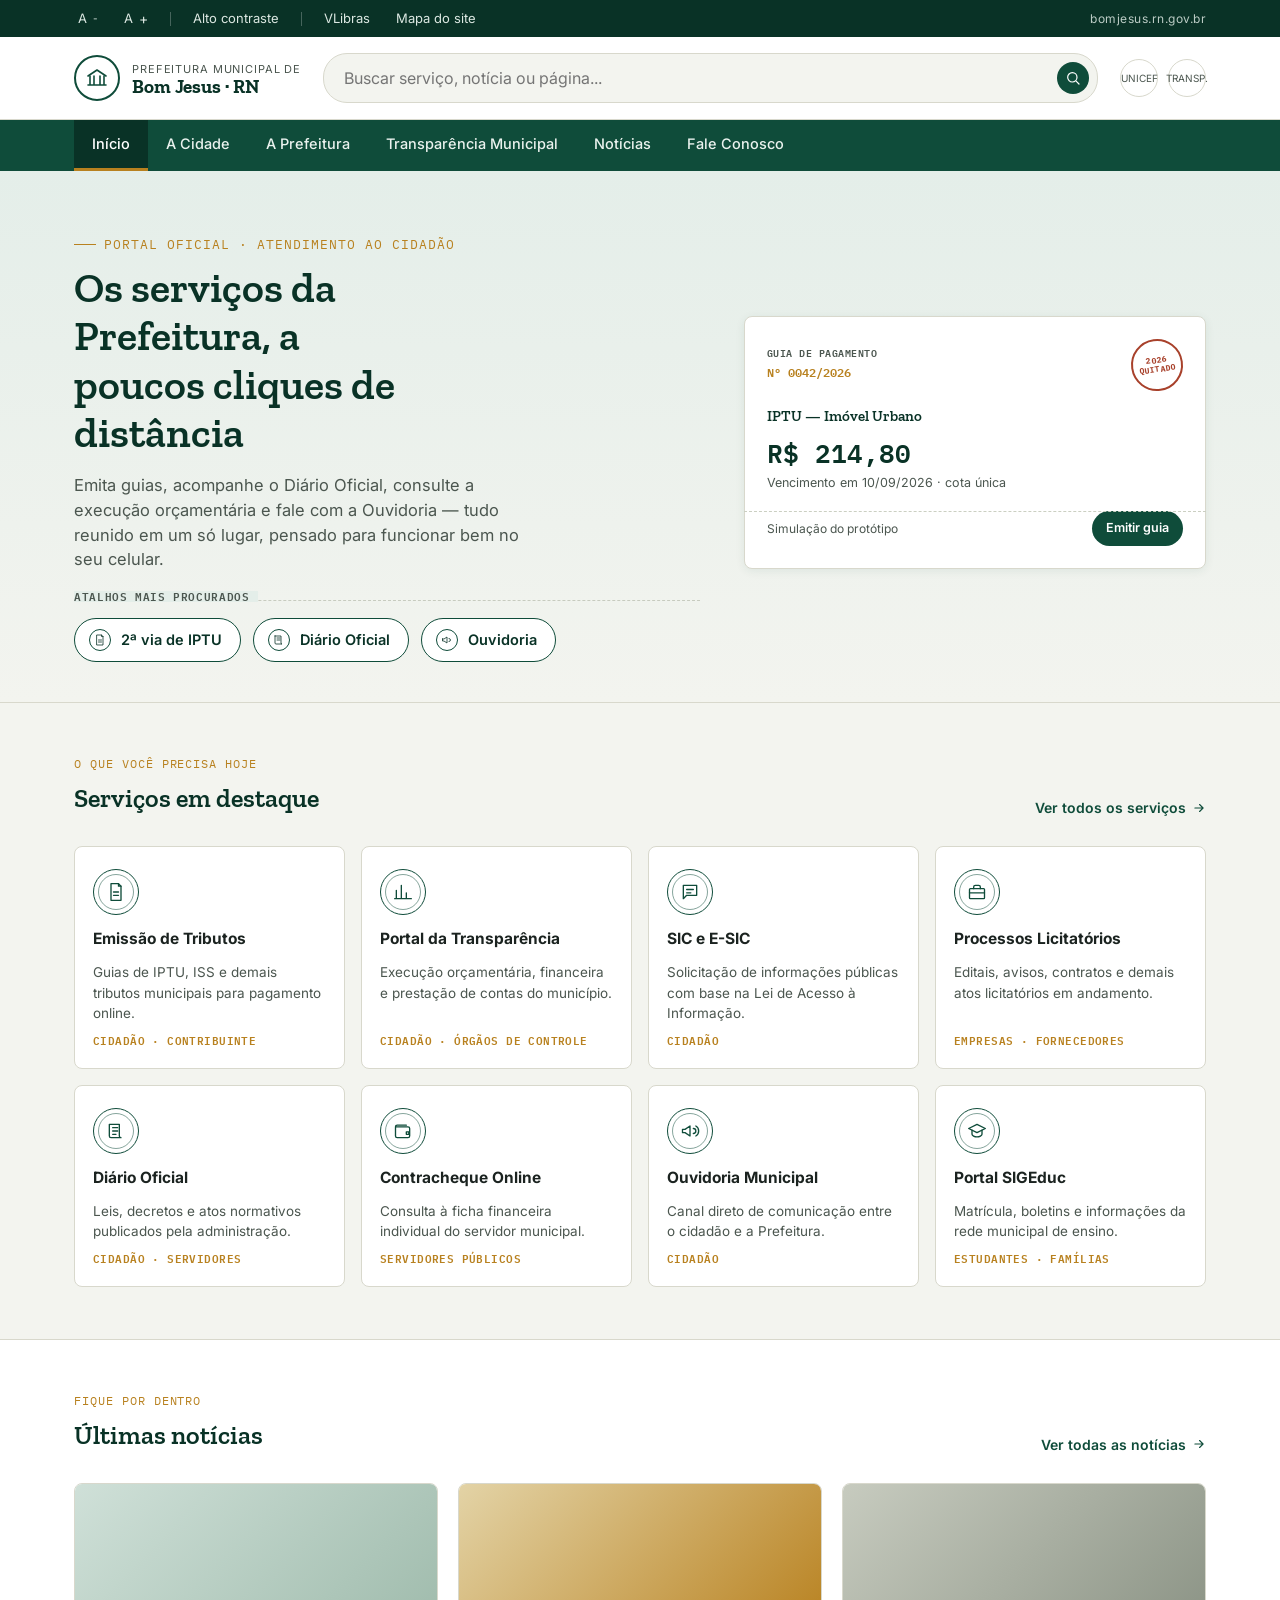
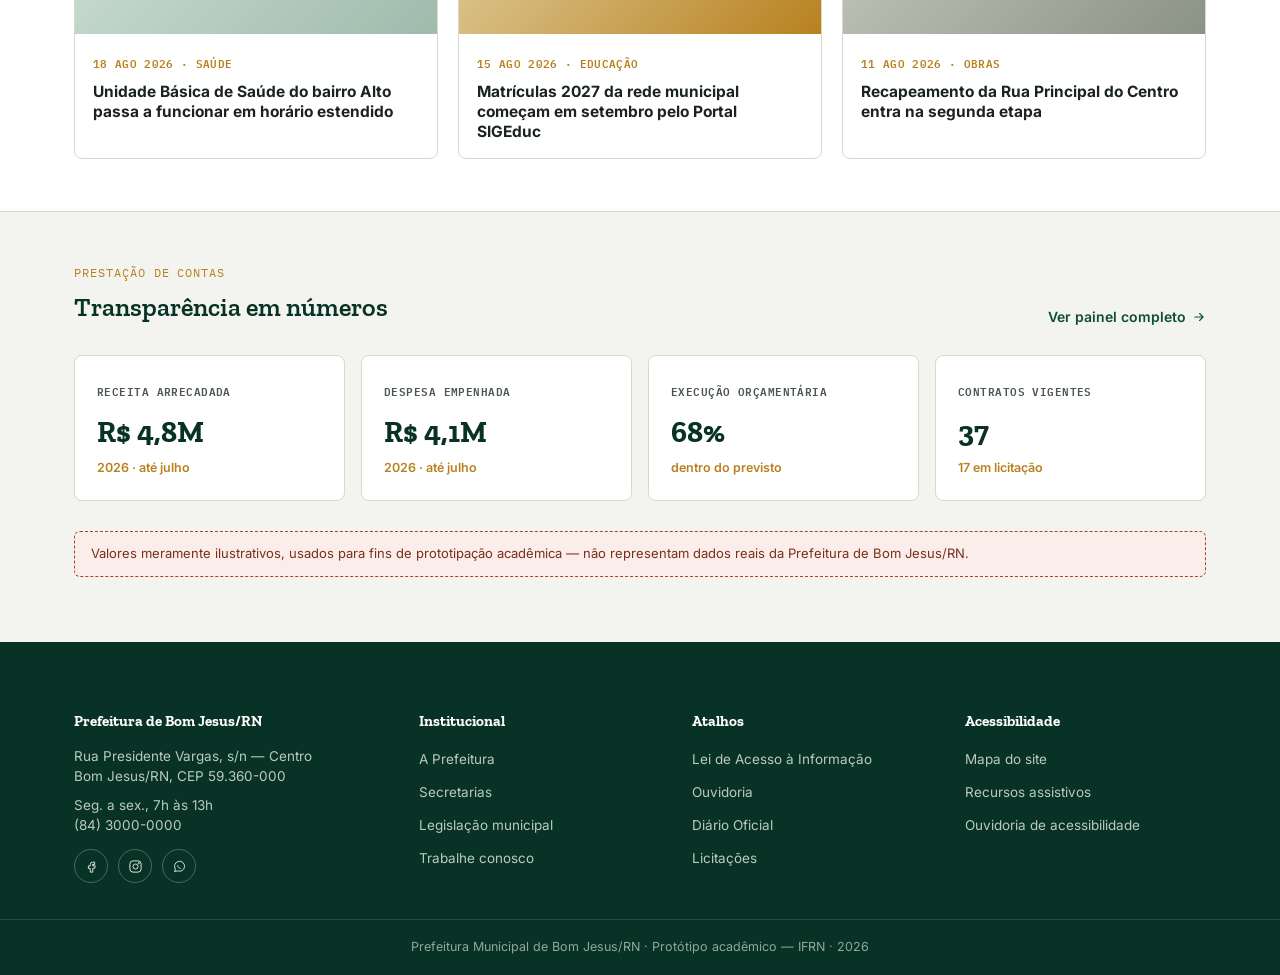
<file: index.html>
<!DOCTYPE html>
<html lang="pt-BR">
<head>
<meta charset="UTF-8">
<title>Prefeitura de Bom Jesus/RN — Portal Oficial</title>
<meta name="viewport" content="width=device-width, initial-scale=1">
<meta name="description" content="Portal oficial da Prefeitura Municipal de Bom Jesus/RN: serviços, transparência, notícias e canais de atendimento ao cidadão.">
<link rel="stylesheet" href="styles.css">
</head>
<body>
<a class="skip-link" href="#conteudo">Pular para o conteúdo</a>

<div class="a11y-bar">
  <div class="container">
    <button data-fonte-menos aria-label="Diminuir fonte">A<span style="font-size:10px">-</span></button>
    <button data-fonte-mais aria-label="Aumentar fonte">A<span style="font-size:14px">+</span></button>
    <div class="divider"></div>
    <button data-contraste>Alto contraste</button>
    <div class="divider"></div>
    <button>VLibras</button>
    <button>Mapa do site</button>
    <span class="gov-tag">bomjesus.rn.gov.br</span>
  </div>
</div>

<header class="site">
  <div class="container">
    <a class="brand" href="index.html">
      <span class="selo"><svg viewBox="0 0 24 24" fill="none" stroke-width="1.6" stroke-linecap="round" stroke-linejoin="round"><path d="M3 10 12 4l9 6"/><path d="M5 10v9M9 10v9M15 10v9M19 10v9M3 19h18"/></svg></span>
      <span class="txt"><span class="eyebrow">Prefeitura Municipal de</span><strong>Bom Jesus · RN</strong></span>
    </a>
    <form class="search-form" role="search" onsubmit="return false;">
      <input type="search" placeholder="Buscar serviço, notícia ou página...">
      <button type="submit" aria-label="Buscar"><svg viewBox="0 0 24 24" fill="none" stroke-width="1.8" stroke-linecap="round" stroke-linejoin="round"><circle cx="11" cy="11" r="7"/><path d="M21 21l-4.3-4.3"/></svg></button>
    </form>
    <div class="selos-parceiros">
      <span title="Selo UNICEF">UNICEF</span>
      <span title="Portal da Transparência">TRANSP.</span>
    </div>
  </div>
</header>

<nav class="site" aria-label="Navegação principal">
  <div class="container">
    <ul>
      <li><a href="index.html" class="active">Início</a></li>
      <li><a href="#cidade">A Cidade</a></li>
      <li><a href="#prefeitura">A Prefeitura</a></li>
      <li><a href="transparencia.html">Transparência Municipal</a></li>
      <li><a href="noticias.html">Notícias</a></li>
      <li><a href="#contato">Fale Conosco</a></li>
    </ul>
  </div>
</nav>

<main id="conteudo">

  <section class="hero">
    <div class="container">
      <div>
        <p class="eyebrow">Portal oficial · atendimento ao cidadão</p>
        <h1>Os serviços da Prefeitura, a poucos cliques de distância</h1>
        <p class="lead">Emita guias, acompanhe o Diário Oficial, consulte a execução orçamentária e fale com a Ouvidoria — tudo reunido em um só lugar, pensado para funcionar bem no seu celular.</p>

        <div class="shortcuts">
          <a class="shortcut" href="servicos.html#tributos">
            <span class="carimbo-mini"><svg viewBox="0 0 24 24" fill="none" stroke="currentColor" stroke-width="1.6" stroke-linecap="round" stroke-linejoin="round"><path d="M6 2h9l3 3v17H6z"/><path d="M15 2v3h3"/><path d="M9 12h6M9 16h6"/></svg></span>
            2ª via de IPTU
          </a>
          <a class="shortcut" href="noticias.html#diario">
            <span class="carimbo-mini"><svg viewBox="0 0 24 24" fill="none" stroke="currentColor" stroke-width="1.6" stroke-linecap="round" stroke-linejoin="round"><path d="M4 4h12v14a2 2 0 0 0 2 2H6a2 2 0 0 1-2-2V4z"/><path d="M8 8h6M8 12h6"/></svg></span>
            Diário Oficial
          </a>
          <a class="shortcut" href="#contato">
            <span class="carimbo-mini"><svg viewBox="0 0 24 24" fill="none" stroke="currentColor" stroke-width="1.6" stroke-linecap="round" stroke-linejoin="round"><path d="M3 10v4h3l6 4V6L6 10H3z"/><path d="M16 9a3 3 0 0 1 0 6"/></svg></span>
            Ouvidoria
          </a>
        </div>
      </div>

      <div class="hero-guia" aria-hidden="true">
        <div class="topo">
          <div>
            <span class="campo-label">Guia de pagamento</span>
            <div class="protocolo">Nº 0042/2026</div>
          </div>
          <span class="selo-carimbo">2026<br>QUITADO</span>
        </div>
        <h3>IPTU — Imóvel Urbano</h3>
        <div class="valor">R$ 214,80</div>
        <div class="vencimento">Vencimento em 10/09/2026 · cota única</div>
        <div class="rodape-guia">
          <span style="font-size:12px;color:var(--tinta-suave);">Simulação do protótipo</span>
          <a class="btn-mini" href="servicos.html#tributos">Emitir guia</a>
        </div>
      </div>
    </div>
  </section>

  <section class="section" id="servicos">
    <div class="container">
      <div class="section-head">
        <div>
          <span class="eyebrow">O que você precisa hoje</span>
          <h2>Serviços em destaque</h2>
        </div>
        <a class="ver-todos" href="servicos.html">Ver todos os serviços <svg viewBox="0 0 24 24" fill="none" stroke="currentColor" stroke-width="2" stroke-linecap="round" stroke-linejoin="round"><path d="M5 12h14M13 6l6 6-6 6"/></svg></a>
      </div>

      <div class="grid-servicos">
        <a class="card-servico" href="servicos.html#tributos">
          <span class="carimbo"><svg viewBox="0 0 24 24" fill="none" stroke-width="1.6" stroke-linecap="round" stroke-linejoin="round"><path d="M6 2h9l3 3v17H6z"/><path d="M15 2v3h3"/><path d="M9 12h6M9 16h6"/></svg></span>
          <h3>Emissão de Tributos</h3>
          <p>Guias de IPTU, ISS e demais tributos municipais para pagamento online.</p>
          <span class="publico">Cidadão · Contribuinte</span>
        </a>
        <a class="card-servico" href="transparencia.html">
          <span class="carimbo"><svg viewBox="0 0 24 24" fill="none" stroke-width="1.6" stroke-linecap="round" stroke-linejoin="round"><path d="M4 20V10M10 20V4M16 20v-7M22 20H2"/></svg></span>
          <h3>Portal da Transparência</h3>
          <p>Execução orçamentária, financeira e prestação de contas do município.</p>
          <span class="publico">Cidadão · Órgãos de controle</span>
        </a>
        <a class="card-servico" href="servicos.html#sic">
          <span class="carimbo"><svg viewBox="0 0 24 24" fill="none" stroke-width="1.6" stroke-linecap="round" stroke-linejoin="round"><path d="M4 4h16v12H8l-4 4V4z"/><path d="M8 9h8M8 13h5"/></svg></span>
          <h3>SIC e E-SIC</h3>
          <p>Solicitação de informações públicas com base na Lei de Acesso à Informação.</p>
          <span class="publico">Cidadão</span>
        </a>
        <a class="card-servico" href="servicos.html#licitacoes">
          <span class="carimbo"><svg viewBox="0 0 24 24" fill="none" stroke-width="1.6" stroke-linecap="round" stroke-linejoin="round"><rect x="3" y="8" width="18" height="12" rx="1"/><path d="M8 8V6a2 2 0 0 1 2-2h4a2 2 0 0 1 2 2v2M3 13h18"/></svg></span>
          <h3>Processos Licitatórios</h3>
          <p>Editais, avisos, contratos e demais atos licitatórios em andamento.</p>
          <span class="publico">Empresas · Fornecedores</span>
        </a>
        <a class="card-servico" href="noticias.html#diario">
          <span class="carimbo"><svg viewBox="0 0 24 24" fill="none" stroke-width="1.6" stroke-linecap="round" stroke-linejoin="round"><path d="M4 4h12v14a2 2 0 0 0 2 2H6a2 2 0 0 1-2-2V4z"/><path d="M8 8h6M8 12h6M8 16h4"/></svg></span>
          <h3>Diário Oficial</h3>
          <p>Leis, decretos e atos normativos publicados pela administração.</p>
          <span class="publico">Cidadão · Servidores</span>
        </a>
        <a class="card-servico" href="servicos.html#contracheque">
          <span class="carimbo"><svg viewBox="0 0 24 24" fill="none" stroke-width="1.6" stroke-linecap="round" stroke-linejoin="round"><path d="M3 7h15a2 2 0 0 1 2 2v9a2 2 0 0 1-2 2H5a2 2 0 0 1-2-2V7a2 2 0 0 1 2-2h11"/><path d="M16 13h3v3h-3z"/></svg></span>
          <h3>Contracheque Online</h3>
          <p>Consulta à ficha financeira individual do servidor municipal.</p>
          <span class="publico">Servidores públicos</span>
        </a>
        <a class="card-servico" href="#contato">
          <span class="carimbo"><svg viewBox="0 0 24 24" fill="none" stroke-width="1.6" stroke-linecap="round" stroke-linejoin="round"><path d="M3 10v4h3l6 4V6L6 10H3z"/><path d="M16 9a3 3 0 0 1 0 6M19 6a7 7 0 0 1 0 12"/></svg></span>
          <h3>Ouvidoria Municipal</h3>
          <p>Canal direto de comunicação entre o cidadão e a Prefeitura.</p>
          <span class="publico">Cidadão</span>
        </a>
        <a class="card-servico" href="servicos.html#sigeduc">
          <span class="carimbo"><svg viewBox="0 0 24 24" fill="none" stroke-width="1.6" stroke-linecap="round" stroke-linejoin="round"><path d="M2 9l10-5 10 5-10 5-10-5z"/><path d="M6 11v5c0 1.5 3 3 6 3s6-1.5 6-3v-5"/></svg></span>
          <h3>Portal SIGEduc</h3>
          <p>Matrícula, boletins e informações da rede municipal de ensino.</p>
          <span class="publico">Estudantes · Famílias</span>
        </a>
      </div>
    </div>
  </section>

  <section class="section" style="background:var(--branco); border-top:1px solid var(--linha); border-bottom:1px solid var(--linha);">
    <div class="container">
      <div class="section-head">
        <div>
          <span class="eyebrow">Fique por dentro</span>
          <h2>Últimas notícias</h2>
        </div>
        <a class="ver-todos" href="noticias.html">Ver todas as notícias <svg viewBox="0 0 24 24" fill="none" stroke="currentColor" stroke-width="2" stroke-linecap="round" stroke-linejoin="round"><path d="M5 12h14M13 6l6 6-6 6"/></svg></a>
      </div>
      <div class="grid-noticias">
        <a class="card-noticia" href="noticias.html">
          <div class="foto"></div>
          <div class="txt"><span class="data">18 ago 2026 · Saúde</span><h3>Unidade Básica de Saúde do bairro Alto passa a funcionar em horário estendido</h3></div>
        </a>
        <a class="card-noticia" href="noticias.html">
          <div class="foto" style="background:linear-gradient(135deg,#E3D3A6,#B8811F);"></div>
          <div class="txt"><span class="data">15 ago 2026 · Educação</span><h3>Matrículas 2027 da rede municipal começam em setembro pelo Portal SIGEduc</h3></div>
        </a>
        <a class="card-noticia" href="noticias.html">
          <div class="foto" style="background:linear-gradient(135deg,#C7CBBF,#8B9385);"></div>
          <div class="txt"><span class="data">11 ago 2026 · Obras</span><h3>Recapeamento da Rua Principal do Centro entra na segunda etapa</h3></div>
        </a>
      </div>
    </div>
  </section>

  <section class="section">
    <div class="container">
      <div class="section-head">
        <div>
          <span class="eyebrow">Prestação de contas</span>
          <h2>Transparência em números</h2>
        </div>
        <a class="ver-todos" href="transparencia.html">Ver painel completo <svg viewBox="0 0 24 24" fill="none" stroke="currentColor" stroke-width="2" stroke-linecap="round" stroke-linejoin="round"><path d="M5 12h14M13 6l6 6-6 6"/></svg></a>
      </div>
      <div class="indicadores">
        <div class="indicador"><span class="rotulo">Receita arrecadada</span><div class="valor">R$ 4,8M</div><div class="variacao">2026 · até julho</div></div>
        <div class="indicador"><span class="rotulo">Despesa empenhada</span><div class="valor">R$ 4,1M</div><div class="variacao">2026 · até julho</div></div>
        <div class="indicador"><span class="rotulo">Execução orçamentária</span><div class="valor">68%</div><div class="variacao">dentro do previsto</div></div>
        <div class="indicador"><span class="rotulo">Contratos vigentes</span><div class="valor">37</div><div class="variacao">17 em licitação</div></div>
      </div>
      <p class="aviso-fictício">Valores meramente ilustrativos, usados para fins de prototipação acadêmica — não representam dados reais da Prefeitura de Bom Jesus/RN.</p>
    </div>
  </section>

</main>

<footer class="site" id="contato">
  <div class="container">
    <div>
      <h4>Prefeitura de Bom Jesus/RN</h4>
      <p>Rua Presidente Vargas, s/n — Centro<br>Bom Jesus/RN, CEP 59.360-000</p>
      <p>Seg. a sex., 7h às 13h<br>(84) 3000-0000</p>
      <div class="redes">
        <a href="#" aria-label="Facebook"><svg viewBox="0 0 24 24" fill="none" stroke-width="1.6"><path d="M14 9h3V5h-3a4 4 0 0 0-4 4v2H7v4h3v6h4v-6h3l1-4h-4V9a1 1 0 0 1 1-1z"/></svg></a>
        <a href="#" aria-label="Instagram"><svg viewBox="0 0 24 24" fill="none" stroke-width="1.6"><rect x="3" y="3" width="18" height="18" rx="5"/><circle cx="12" cy="12" r="4"/><circle cx="17.2" cy="6.8" r="1"/></svg></a>
        <a href="#" aria-label="WhatsApp"><svg viewBox="0 0 24 24" fill="none" stroke-width="1.6"><path d="M4 20l1.4-4A8 8 0 1 1 9 19l-5 1z"/><path d="M9 10c0 3 2 5 5 5"/></svg></a>
      </div>
    </div>
    <div>
      <h4>Institucional</h4>
      <ul>
        <li><a href="#">A Prefeitura</a></li>
        <li><a href="#">Secretarias</a></li>
        <li><a href="#">Legislação municipal</a></li>
        <li><a href="#">Trabalhe conosco</a></li>
      </ul>
    </div>
    <div>
      <h4>Atalhos</h4>
      <ul>
        <li><a href="#">Lei de Acesso à Informação</a></li>
        <li><a href="servicos.html#sic">Ouvidoria</a></li>
        <li><a href="noticias.html#diario">Diário Oficial</a></li>
        <li><a href="servicos.html#licitacoes">Licitações</a></li>
      </ul>
    </div>
    <div>
      <h4>Acessibilidade</h4>
      <ul>
        <li><a href="#">Mapa do site</a></li>
        <li><a href="#">Recursos assistivos</a></li>
        <li><a href="#">Ouvidoria de acessibilidade</a></li>
      </ul>
    </div>
  </div>
  <div class="rodape-base">Prefeitura Municipal de Bom Jesus/RN · Protótipo acadêmico — IFRN · 2026</div>
</footer>

<script src="site.js"></script>
</body>
</html>
</file>
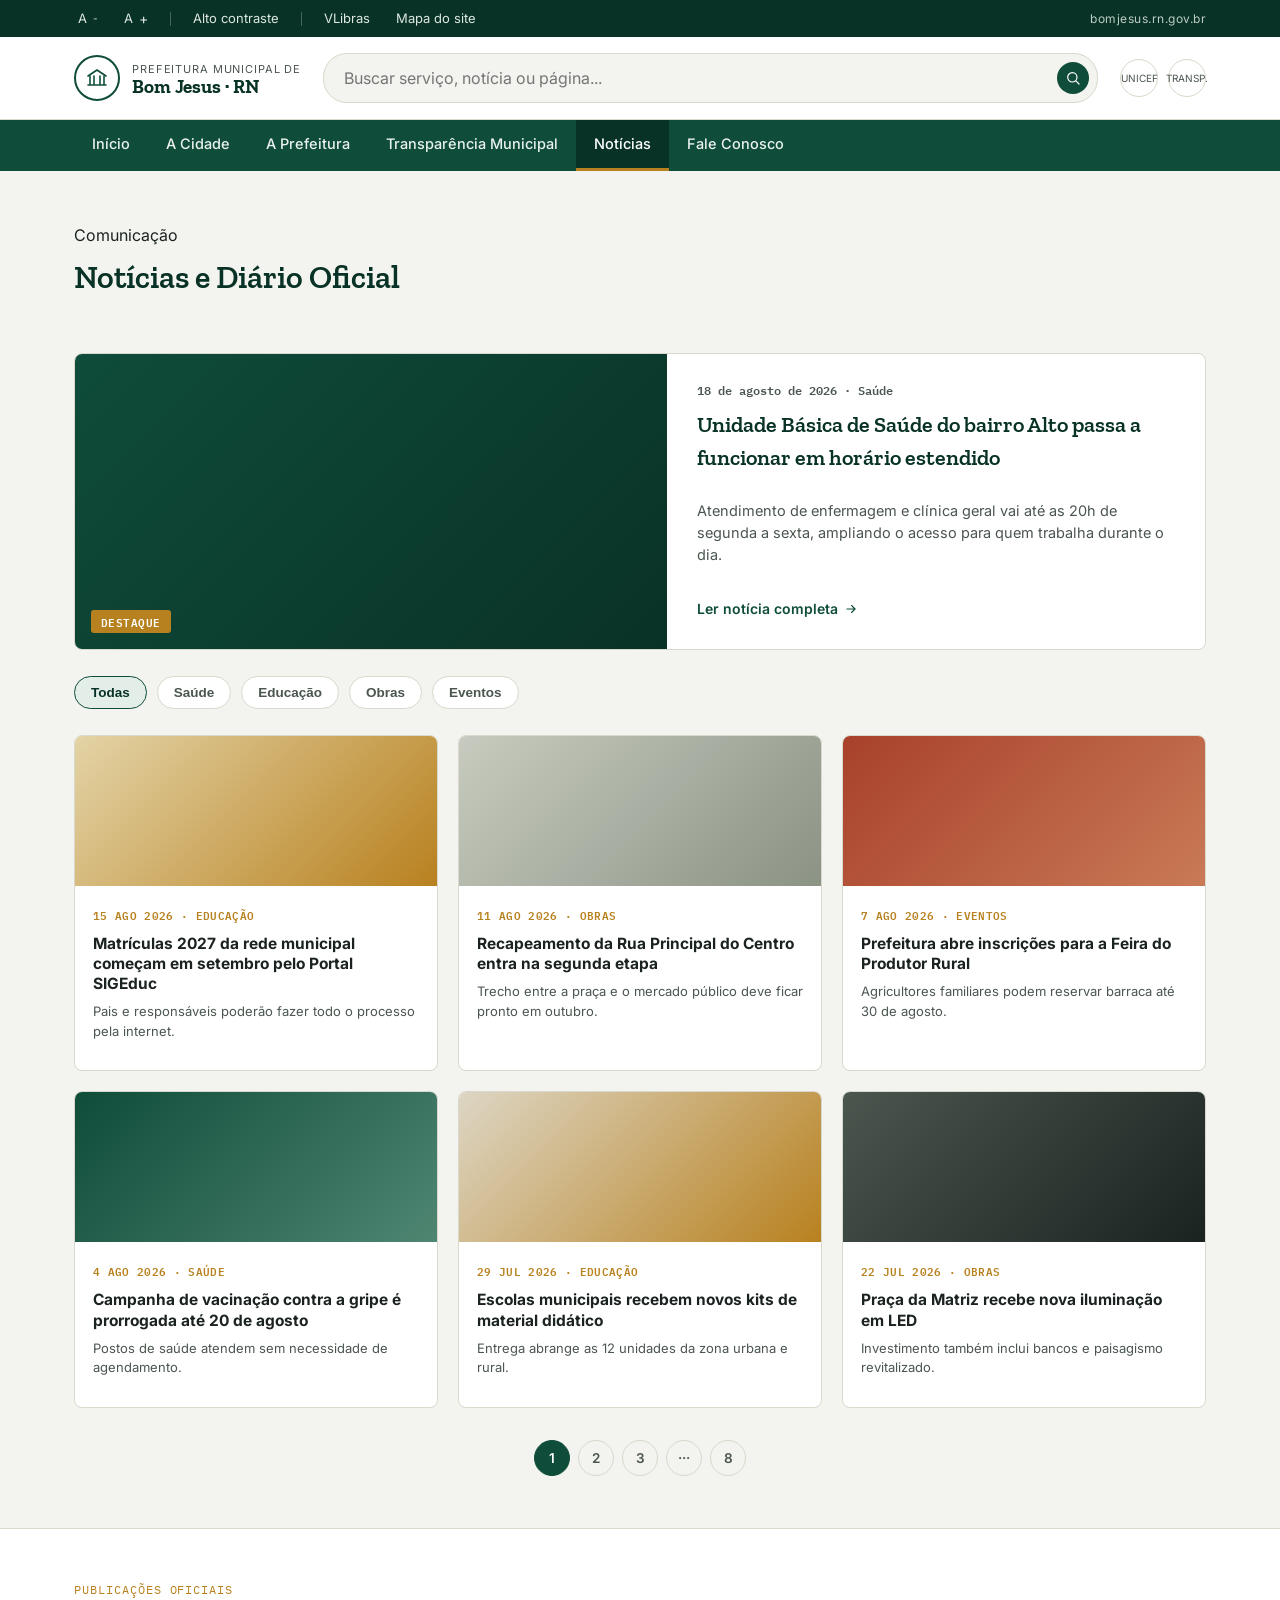
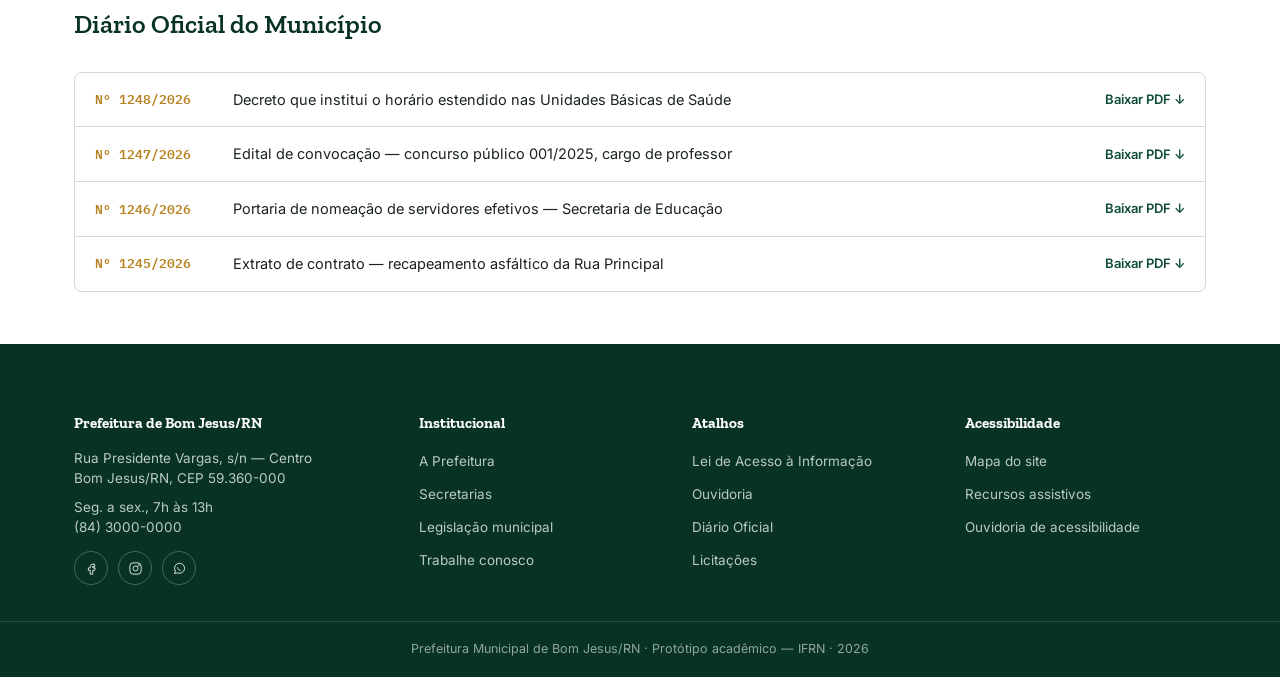
<file: noticias.html>
<!DOCTYPE html>
<html lang="pt-BR">
<head>
<meta charset="UTF-8">
<title>Notícias — Prefeitura de Bom Jesus/RN</title>
<meta name="viewport" content="width=device-width, initial-scale=1">
<meta name="description" content="Notícias, comunicados e edições do Diário Oficial da Prefeitura de Bom Jesus/RN.">
<link rel="stylesheet" href="styles.css">
</head>
<body>
<a class="skip-link" href="#conteudo">Pular para o conteúdo</a>

<div class="a11y-bar">
  <div class="container">
    <button data-fonte-menos aria-label="Diminuir fonte">A<span style="font-size:10px">-</span></button>
    <button data-fonte-mais aria-label="Aumentar fonte">A<span style="font-size:14px">+</span></button>
    <div class="divider"></div>
    <button data-contraste>Alto contraste</button>
    <div class="divider"></div>
    <button>VLibras</button>
    <button>Mapa do site</button>
    <span class="gov-tag">bomjesus.rn.gov.br</span>
  </div>
</div>

<header class="site">
  <div class="container">
    <a class="brand" href="index.html">
      <span class="selo"><svg viewBox="0 0 24 24" fill="none" stroke-width="1.6" stroke-linecap="round" stroke-linejoin="round"><path d="M3 10 12 4l9 6"/><path d="M5 10v9M9 10v9M15 10v9M19 10v9M3 19h18"/></svg></span>
      <span class="txt"><span class="eyebrow">Prefeitura Municipal de</span><strong>Bom Jesus · RN</strong></span>
    </a>
    <form class="search-form" role="search" onsubmit="return false;">
      <input type="search" placeholder="Buscar serviço, notícia ou página...">
      <button type="submit" aria-label="Buscar"><svg viewBox="0 0 24 24" fill="none" stroke-width="1.8" stroke-linecap="round" stroke-linejoin="round"><circle cx="11" cy="11" r="7"/><path d="M21 21l-4.3-4.3"/></svg></button>
    </form>
    <div class="selos-parceiros">
      <span title="Selo UNICEF">UNICEF</span>
      <span title="Portal da Transparência">TRANSP.</span>
    </div>
  </div>
</header>

<nav class="site" aria-label="Navegação principal">
  <div class="container">
    <ul>
      <li><a href="index.html">Início</a></li>
      <li><a href="#cidade">A Cidade</a></li>
      <li><a href="#prefeitura">A Prefeitura</a></li>
      <li><a href="transparencia.html">Transparência Municipal</a></li>
      <li><a href="noticias.html" class="active">Notícias</a></li>
      <li><a href="#contato">Fale Conosco</a></li>
    </ul>
  </div>
</nav>

<main id="conteudo">

  <section class="section" style="padding-bottom:0;">
    <div class="container">
      <span class="eyebrow">Comunicação</span>
      <h1 class="slab" style="font-size:32px;margin-top:6px;">Notícias e Diário Oficial</h1>
    </div>
  </section>

  <section class="section">
    <div class="container">

      <article class="destaque-noticia">
        <div class="foto"><span class="tag">Destaque</span></div>
        <div class="txt">
          <span class="data">18 de agosto de 2026 · Saúde</span>
          <h3>Unidade Básica de Saúde do bairro Alto passa a funcionar em horário estendido</h3>
          <p>Atendimento de enfermagem e clínica geral vai até as 20h de segunda a sexta, ampliando o acesso para quem trabalha durante o dia.</p>
          <a class="ver-todos" href="#" style="margin-top:6px;">Ler notícia completa <svg viewBox="0 0 24 24" fill="none" stroke="currentColor" stroke-width="2" stroke-linecap="round" stroke-linejoin="round"><path d="M5 12h14M13 6l6 6-6 6"/></svg></a>
        </div>
      </article>

      <div class="filtros" role="group" aria-label="Filtrar notícias por categoria">
        <button class="filtro ativo" data-filtro="todos" data-alvo="#lista-noticias">Todas</button>
        <button class="filtro" data-filtro="saude" data-alvo="#lista-noticias">Saúde</button>
        <button class="filtro" data-filtro="educacao" data-alvo="#lista-noticias">Educação</button>
        <button class="filtro" data-filtro="obras" data-alvo="#lista-noticias">Obras</button>
        <button class="filtro" data-filtro="eventos" data-alvo="#lista-noticias">Eventos</button>
      </div>

      <div class="grid-noticias" id="lista-noticias">
        <a class="card-noticia" data-categoria="educacao" href="#">
          <div class="foto" style="background:linear-gradient(135deg,#E3D3A6,#B8811F);"></div>
          <div class="txt"><span class="data">15 ago 2026 · Educação</span><h3>Matrículas 2027 da rede municipal começam em setembro pelo Portal SIGEduc</h3><p>Pais e responsáveis poderão fazer todo o processo pela internet.</p></div>
        </a>
        <a class="card-noticia" data-categoria="obras" href="#">
          <div class="foto" style="background:linear-gradient(135deg,#C7CBBF,#8B9385);"></div>
          <div class="txt"><span class="data">11 ago 2026 · Obras</span><h3>Recapeamento da Rua Principal do Centro entra na segunda etapa</h3><p>Trecho entre a praça e o mercado público deve ficar pronto em outubro.</p></div>
        </a>
        <a class="card-noticia" data-categoria="eventos" href="#">
          <div class="foto" style="background:linear-gradient(135deg,#A8412B,#C97A56);"></div>
          <div class="txt"><span class="data">7 ago 2026 · Eventos</span><h3>Prefeitura abre inscrições para a Feira do Produtor Rural</h3><p>Agricultores familiares podem reservar barraca até 30 de agosto.</p></div>
        </a>
        <a class="card-noticia" data-categoria="saude" href="#">
          <div class="foto" style="background:linear-gradient(135deg,#0F4C3A,#4E8672);"></div>
          <div class="txt"><span class="data">4 ago 2026 · Saúde</span><h3>Campanha de vacinação contra a gripe é prorrogada até 20 de agosto</h3><p>Postos de saúde atendem sem necessidade de agendamento.</p></div>
        </a>
        <a class="card-noticia" data-categoria="educacao" href="#">
          <div class="foto" style="background:linear-gradient(135deg,#DDD6C4,#B8811F);"></div>
          <div class="txt"><span class="data">29 jul 2026 · Educação</span><h3>Escolas municipais recebem novos kits de material didático</h3><p>Entrega abrange as 12 unidades da zona urbana e rural.</p></div>
        </a>
        <a class="card-noticia" data-categoria="obras" href="#">
          <div class="foto" style="background:linear-gradient(135deg,#4B564F,#1B2320);"></div>
          <div class="txt"><span class="data">22 jul 2026 · Obras</span><h3>Praça da Matriz recebe nova iluminação em LED</h3><p>Investimento também inclui bancos e paisagismo revitalizado.</p></div>
        </a>
      </div>

      <div class="paginacao">
        <a href="#" class="atual">1</a>
        <a href="#">2</a>
        <a href="#">3</a>
        <span>···</span>
        <a href="#">8</a>
      </div>
    </div>
  </section>

  <section class="section" id="diario" style="background:var(--branco); border-top:1px solid var(--linha);">
    <div class="container">
      <div class="section-head">
        <div>
          <span class="eyebrow">Publicações oficiais</span>
          <h2>Diário Oficial do Município</h2>
        </div>
      </div>
      <div class="lista-protocolo">
        <a class="item-protocolo" href="#">
          <span class="num">Nº 1248/2026</span>
          <span class="desc">Decreto que institui o horário estendido nas Unidades Básicas de Saúde</span>
          <span class="baixar">Baixar PDF ↓</span>
        </a>
        <a class="item-protocolo" href="#">
          <span class="num">Nº 1247/2026</span>
          <span class="desc">Edital de convocação — concurso público 001/2025, cargo de professor</span>
          <span class="baixar">Baixar PDF ↓</span>
        </a>
        <a class="item-protocolo" href="#">
          <span class="num">Nº 1246/2026</span>
          <span class="desc">Portaria de nomeação de servidores efetivos — Secretaria de Educação</span>
          <span class="baixar">Baixar PDF ↓</span>
        </a>
        <a class="item-protocolo" href="#">
          <span class="num">Nº 1245/2026</span>
          <span class="desc">Extrato de contrato — recapeamento asfáltico da Rua Principal</span>
          <span class="baixar">Baixar PDF ↓</span>
        </a>
      </div>
    </div>
  </section>

</main>

<footer class="site" id="contato">
  <div class="container">
    <div>
      <h4>Prefeitura de Bom Jesus/RN</h4>
      <p>Rua Presidente Vargas, s/n — Centro<br>Bom Jesus/RN, CEP 59.360-000</p>
      <p>Seg. a sex., 7h às 13h<br>(84) 3000-0000</p>
      <div class="redes">
        <a href="#" aria-label="Facebook"><svg viewBox="0 0 24 24" fill="none" stroke-width="1.6"><path d="M14 9h3V5h-3a4 4 0 0 0-4 4v2H7v4h3v6h4v-6h3l1-4h-4V9a1 1 0 0 1 1-1z"/></svg></a>
        <a href="#" aria-label="Instagram"><svg viewBox="0 0 24 24" fill="none" stroke-width="1.6"><rect x="3" y="3" width="18" height="18" rx="5"/><circle cx="12" cy="12" r="4"/><circle cx="17.2" cy="6.8" r="1"/></svg></a>
        <a href="#" aria-label="WhatsApp"><svg viewBox="0 0 24 24" fill="none" stroke-width="1.6"><path d="M4 20l1.4-4A8 8 0 1 1 9 19l-5 1z"/><path d="M9 10c0 3 2 5 5 5"/></svg></a>
      </div>
    </div>
    <div>
      <h4>Institucional</h4>
      <ul>
        <li><a href="#">A Prefeitura</a></li>
        <li><a href="#">Secretarias</a></li>
        <li><a href="#">Legislação municipal</a></li>
        <li><a href="#">Trabalhe conosco</a></li>
      </ul>
    </div>
    <div>
      <h4>Atalhos</h4>
      <ul>
        <li><a href="#">Lei de Acesso à Informação</a></li>
        <li><a href="servicos.html#ouvidoria">Ouvidoria</a></li>
        <li><a href="#diario">Diário Oficial</a></li>
        <li><a href="servicos.html#licitacoes">Licitações</a></li>
      </ul>
    </div>
    <div>
      <h4>Acessibilidade</h4>
      <ul>
        <li><a href="#">Mapa do site</a></li>
        <li><a href="#">Recursos assistivos</a></li>
        <li><a href="#">Ouvidoria de acessibilidade</a></li>
      </ul>
    </div>
  </div>
  <div class="rodape-base">Prefeitura Municipal de Bom Jesus/RN · Protótipo acadêmico — IFRN · 2026</div>
</footer>

<script src="site.js"></script>
</body>
</html>
</file>
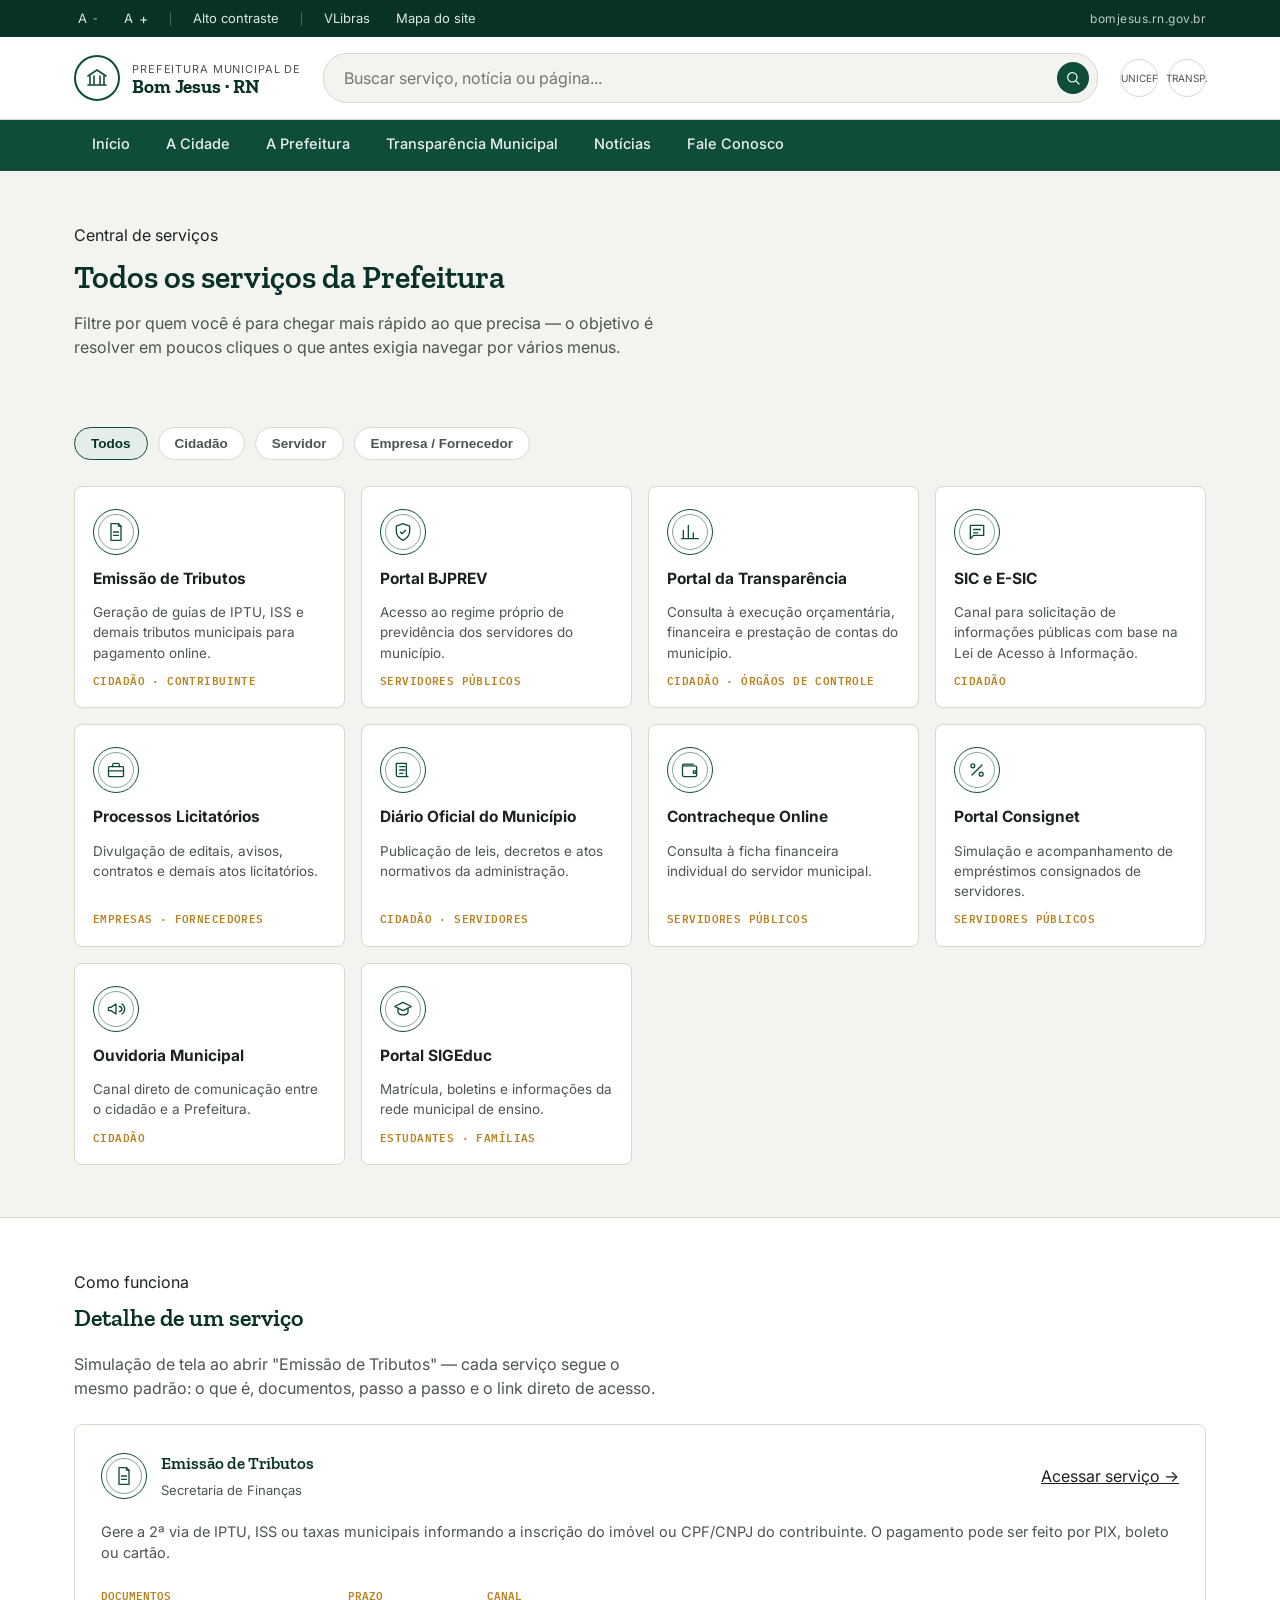
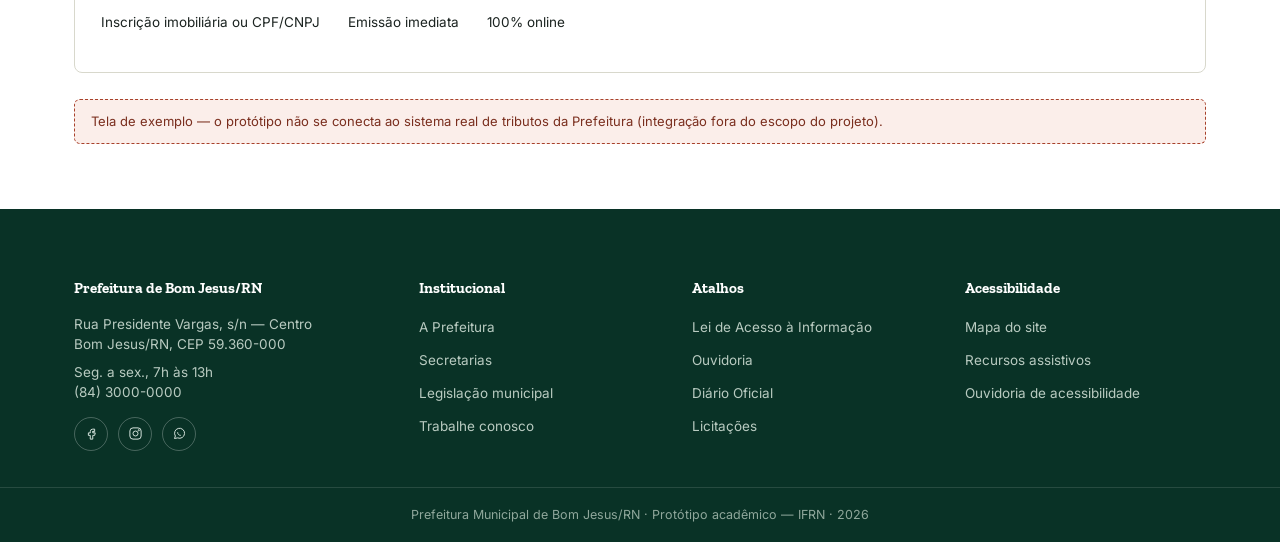
<file: servicos.html>
<!DOCTYPE html>
<html lang="pt-BR">
<head>
<meta charset="UTF-8">
<title>Serviços — Prefeitura de Bom Jesus/RN</title>
<meta name="viewport" content="width=device-width, initial-scale=1">
<meta name="description" content="Todos os serviços digitais da Prefeitura de Bom Jesus/RN em um só lugar, filtrados por perfil de usuário.">
<link rel="stylesheet" href="styles.css">
</head>
<body>
<a class="skip-link" href="#conteudo">Pular para o conteúdo</a>

<div class="a11y-bar">
  <div class="container">
    <button data-fonte-menos aria-label="Diminuir fonte">A<span style="font-size:10px">-</span></button>
    <button data-fonte-mais aria-label="Aumentar fonte">A<span style="font-size:14px">+</span></button>
    <div class="divider"></div>
    <button data-contraste>Alto contraste</button>
    <div class="divider"></div>
    <button>VLibras</button>
    <button>Mapa do site</button>
    <span class="gov-tag">bomjesus.rn.gov.br</span>
  </div>
</div>

<header class="site">
  <div class="container">
    <a class="brand" href="index.html">
      <span class="selo"><svg viewBox="0 0 24 24" fill="none" stroke-width="1.6" stroke-linecap="round" stroke-linejoin="round"><path d="M3 10 12 4l9 6"/><path d="M5 10v9M9 10v9M15 10v9M19 10v9M3 19h18"/></svg></span>
      <span class="txt"><span class="eyebrow">Prefeitura Municipal de</span><strong>Bom Jesus · RN</strong></span>
    </a>
    <form class="search-form" role="search" onsubmit="return false;">
      <input type="search" placeholder="Buscar serviço, notícia ou página...">
      <button type="submit" aria-label="Buscar"><svg viewBox="0 0 24 24" fill="none" stroke-width="1.8" stroke-linecap="round" stroke-linejoin="round"><circle cx="11" cy="11" r="7"/><path d="M21 21l-4.3-4.3"/></svg></button>
    </form>
    <div class="selos-parceiros">
      <span title="Selo UNICEF">UNICEF</span>
      <span title="Portal da Transparência">TRANSP.</span>
    </div>
  </div>
</header>

<nav class="site" aria-label="Navegação principal">
  <div class="container">
    <ul>
      <li><a href="index.html">Início</a></li>
      <li><a href="#cidade">A Cidade</a></li>
      <li><a href="#prefeitura">A Prefeitura</a></li>
      <li><a href="transparencia.html">Transparência Municipal</a></li>
      <li><a href="noticias.html">Notícias</a></li>
      <li><a href="#contato">Fale Conosco</a></li>
    </ul>
  </div>
</nav>

<main id="conteudo">

  <section class="section" style="padding-bottom:0;">
    <div class="container">
      <span class="eyebrow">Central de serviços</span>
      <h1 class="slab" style="font-size:32px;margin-top:6px;">Todos os serviços da Prefeitura</h1>
      <p style="max-width:60ch;color:var(--tinta-suave);margin-top:10px;">Filtre por quem você é para chegar mais rápido ao que precisa — o objetivo é resolver em poucos cliques o que antes exigia navegar por vários menus.</p>
    </div>
  </section>

  <section class="section">
    <div class="container">
      <div class="filtros" role="group" aria-label="Filtrar serviços por perfil">
        <button class="filtro ativo" data-filtro="todos" data-alvo="#lista-servicos">Todos</button>
        <button class="filtro" data-filtro="cidadao" data-alvo="#lista-servicos">Cidadão</button>
        <button class="filtro" data-filtro="servidor" data-alvo="#lista-servicos">Servidor</button>
        <button class="filtro" data-filtro="empresa" data-alvo="#lista-servicos">Empresa / Fornecedor</button>
      </div>

      <div class="grid-servicos" id="lista-servicos">

        <a class="card-servico" id="tributos" data-categoria="cidadao" href="#tributos">
          <span class="carimbo"><svg viewBox="0 0 24 24" fill="none" stroke-width="1.6" stroke-linecap="round" stroke-linejoin="round"><path d="M6 2h9l3 3v17H6z"/><path d="M15 2v3h3"/><path d="M9 12h6M9 16h6"/></svg></span>
          <h3>Emissão de Tributos</h3>
          <p>Geração de guias de IPTU, ISS e demais tributos municipais para pagamento online.</p>
          <span class="publico">Cidadão · Contribuinte</span>
        </a>

        <a class="card-servico" data-categoria="empresa" href="#bjprev">
          <span class="carimbo" id="bjprev"><svg viewBox="0 0 24 24" fill="none" stroke-width="1.6" stroke-linecap="round" stroke-linejoin="round"><path d="M12 2 4 5v6c0 5 3.5 8.5 8 11 4.5-2.5 8-6 8-11V5l-8-3z"/><path d="M9 12l2 2 4-4"/></svg></span>
          <h3>Portal BJPREV</h3>
          <p>Acesso ao regime próprio de previdência dos servidores do município.</p>
          <span class="publico">Servidores públicos</span>
        </a>

        <a class="card-servico" data-categoria="cidadao" href="transparencia.html">
          <span class="carimbo"><svg viewBox="0 0 24 24" fill="none" stroke-width="1.6" stroke-linecap="round" stroke-linejoin="round"><path d="M4 20V10M10 20V4M16 20v-7M22 20H2"/></svg></span>
          <h3>Portal da Transparência</h3>
          <p>Consulta à execução orçamentária, financeira e prestação de contas do município.</p>
          <span class="publico">Cidadão · Órgãos de controle</span>
        </a>

        <a class="card-servico" id="sic" data-categoria="cidadao" href="#sic">
          <span class="carimbo"><svg viewBox="0 0 24 24" fill="none" stroke-width="1.6" stroke-linecap="round" stroke-linejoin="round"><path d="M4 4h16v12H8l-4 4V4z"/><path d="M8 9h8M8 13h5"/></svg></span>
          <h3>SIC e E-SIC</h3>
          <p>Canal para solicitação de informações públicas com base na Lei de Acesso à Informação.</p>
          <span class="publico">Cidadão</span>
        </a>

        <a class="card-servico" id="licitacoes" data-categoria="empresa" href="#licitacoes">
          <span class="carimbo"><svg viewBox="0 0 24 24" fill="none" stroke-width="1.6" stroke-linecap="round" stroke-linejoin="round"><rect x="3" y="8" width="18" height="12" rx="1"/><path d="M8 8V6a2 2 0 0 1 2-2h4a2 2 0 0 1 2 2v2M3 13h18"/></svg></span>
          <h3>Processos Licitatórios</h3>
          <p>Divulgação de editais, avisos, contratos e demais atos licitatórios.</p>
          <span class="publico">Empresas · Fornecedores</span>
        </a>

        <a class="card-servico" id="diario" data-categoria="cidadao" href="noticias.html#diario">
          <span class="carimbo"><svg viewBox="0 0 24 24" fill="none" stroke-width="1.6" stroke-linecap="round" stroke-linejoin="round"><path d="M4 4h12v14a2 2 0 0 0 2 2H6a2 2 0 0 1-2-2V4z"/><path d="M8 8h6M8 12h6M8 16h4"/></svg></span>
          <h3>Diário Oficial do Município</h3>
          <p>Publicação de leis, decretos e atos normativos da administração.</p>
          <span class="publico">Cidadão · Servidores</span>
        </a>

        <a class="card-servico" id="contracheque" data-categoria="servidor" href="#contracheque">
          <span class="carimbo"><svg viewBox="0 0 24 24" fill="none" stroke-width="1.6" stroke-linecap="round" stroke-linejoin="round"><path d="M3 7h15a2 2 0 0 1 2 2v9a2 2 0 0 1-2 2H5a2 2 0 0 1-2-2V7a2 2 0 0 1 2-2h11"/><path d="M16 13h3v3h-3z"/></svg></span>
          <h3>Contracheque Online</h3>
          <p>Consulta à ficha financeira individual do servidor municipal.</p>
          <span class="publico">Servidores públicos</span>
        </a>

        <a class="card-servico" data-categoria="servidor" href="#consignet">
          <span class="carimbo" id="consignet"><svg viewBox="0 0 24 24" fill="none" stroke-width="1.6" stroke-linecap="round" stroke-linejoin="round"><circle cx="7" cy="7" r="2.3"/><circle cx="17" cy="17" r="2.3"/><path d="M18 6 6 18"/></svg></span>
          <h3>Portal Consignet</h3>
          <p>Simulação e acompanhamento de empréstimos consignados de servidores.</p>
          <span class="publico">Servidores públicos</span>
        </a>

        <a class="card-servico" data-categoria="cidadao" href="#ouvidoria">
          <span class="carimbo" id="ouvidoria"><svg viewBox="0 0 24 24" fill="none" stroke-width="1.6" stroke-linecap="round" stroke-linejoin="round"><path d="M3 10v4h3l6 4V6L6 10H3z"/><path d="M16 9a3 3 0 0 1 0 6M19 6a7 7 0 0 1 0 12"/></svg></span>
          <h3>Ouvidoria Municipal</h3>
          <p>Canal direto de comunicação entre o cidadão e a Prefeitura.</p>
          <span class="publico">Cidadão</span>
        </a>

        <a class="card-servico" id="sigeduc" data-categoria="cidadao" href="#sigeduc">
          <span class="carimbo"><svg viewBox="0 0 24 24" fill="none" stroke-width="1.6" stroke-linecap="round" stroke-linejoin="round"><path d="M2 9l10-5 10 5-10 5-10-5z"/><path d="M6 11v5c0 1.5 3 3 6 3s6-1.5 6-3v-5"/></svg></span>
          <h3>Portal SIGEduc</h3>
          <p>Matrícula, boletins e informações da rede municipal de ensino.</p>
          <span class="publico">Estudantes · Famílias</span>
        </a>

      </div>
    </div>
  </section>

  <section class="section" style="background:var(--branco); border-top:1px solid var(--linha);">
    <div class="container">
      <span class="eyebrow">Como funciona</span>
      <h2 style="margin-top:6px;">Detalhe de um serviço</h2>
      <p style="max-width:60ch;color:var(--tinta-suave);margin-top:8px 0 24px;">Simulação de tela ao abrir "Emissão de Tributos" — cada serviço segue o mesmo padrão: o que é, documentos, passo a passo e o link direto de acesso.</p>

      <div class="painel" style="margin-top:24px;">
        <div class="painel-head">
          <div style="display:flex; align-items:center; gap:14px;">
            <span class="carimbo"><svg viewBox="0 0 24 24" fill="none" stroke-width="1.6" stroke-linecap="round" stroke-linejoin="round"><path d="M6 2h9l3 3v17H6z"/><path d="M15 2v3h3"/><path d="M9 12h6M9 16h6"/></svg></span>
            <div><h3>Emissão de Tributos</h3><span style="font-size:13px;color:var(--tinta-suave);">Secretaria de Finanças</span></div>
          </div>
          <a class="btn-mini" style="border-radius:20px;" href="#">Acessar serviço →</a>
        </div>
        <p style="color:var(--tinta-suave);font-size:14.5px;">Gere a 2ª via de IPTU, ISS ou taxas municipais informando a inscrição do imóvel ou CPF/CNPJ do contribuinte. O pagamento pode ser feito por PIX, boleto ou cartão.</p>
        <div style="display:flex; gap:28px; margin-top:18px; flex-wrap:wrap;">
          <div>
            <span style="font:600 11px 'IBM Plex Mono',monospace; color:var(--ocre); text-transform:uppercase;">Documentos</span>
            <p style="font-size:13.5px; margin-top:6px;">Inscrição imobiliária ou CPF/CNPJ</p>
          </div>
          <div>
            <span style="font:600 11px 'IBM Plex Mono',monospace; color:var(--ocre); text-transform:uppercase;">Prazo</span>
            <p style="font-size:13.5px; margin-top:6px;">Emissão imediata</p>
          </div>
          <div>
            <span style="font:600 11px 'IBM Plex Mono',monospace; color:var(--ocre); text-transform:uppercase;">Canal</span>
            <p style="font-size:13.5px; margin-top:6px;">100% online</p>
          </div>
        </div>
      </div>
      <p class="aviso-fictício">Tela de exemplo — o protótipo não se conecta ao sistema real de tributos da Prefeitura (integração fora do escopo do projeto).</p>
    </div>
  </section>

</main>

<footer class="site" id="contato">
  <div class="container">
    <div>
      <h4>Prefeitura de Bom Jesus/RN</h4>
      <p>Rua Presidente Vargas, s/n — Centro<br>Bom Jesus/RN, CEP 59.360-000</p>
      <p>Seg. a sex., 7h às 13h<br>(84) 3000-0000</p>
      <div class="redes">
        <a href="#" aria-label="Facebook"><svg viewBox="0 0 24 24" fill="none" stroke-width="1.6"><path d="M14 9h3V5h-3a4 4 0 0 0-4 4v2H7v4h3v6h4v-6h3l1-4h-4V9a1 1 0 0 1 1-1z"/></svg></a>
        <a href="#" aria-label="Instagram"><svg viewBox="0 0 24 24" fill="none" stroke-width="1.6"><rect x="3" y="3" width="18" height="18" rx="5"/><circle cx="12" cy="12" r="4"/><circle cx="17.2" cy="6.8" r="1"/></svg></a>
        <a href="#" aria-label="WhatsApp"><svg viewBox="0 0 24 24" fill="none" stroke-width="1.6"><path d="M4 20l1.4-4A8 8 0 1 1 9 19l-5 1z"/><path d="M9 10c0 3 2 5 5 5"/></svg></a>
      </div>
    </div>
    <div>
      <h4>Institucional</h4>
      <ul>
        <li><a href="#">A Prefeitura</a></li>
        <li><a href="#">Secretarias</a></li>
        <li><a href="#">Legislação municipal</a></li>
        <li><a href="#">Trabalhe conosco</a></li>
      </ul>
    </div>
    <div>
      <h4>Atalhos</h4>
      <ul>
        <li><a href="#">Lei de Acesso à Informação</a></li>
        <li><a href="#ouvidoria">Ouvidoria</a></li>
        <li><a href="noticias.html#diario">Diário Oficial</a></li>
        <li><a href="#licitacoes">Licitações</a></li>
      </ul>
    </div>
    <div>
      <h4>Acessibilidade</h4>
      <ul>
        <li><a href="#">Mapa do site</a></li>
        <li><a href="#">Recursos assistivos</a></li>
        <li><a href="#">Ouvidoria de acessibilidade</a></li>
      </ul>
    </div>
  </div>
  <div class="rodape-base">Prefeitura Municipal de Bom Jesus/RN · Protótipo acadêmico — IFRN · 2026</div>
</footer>

<script src="site.js"></script>
</body>
</html>
</file>
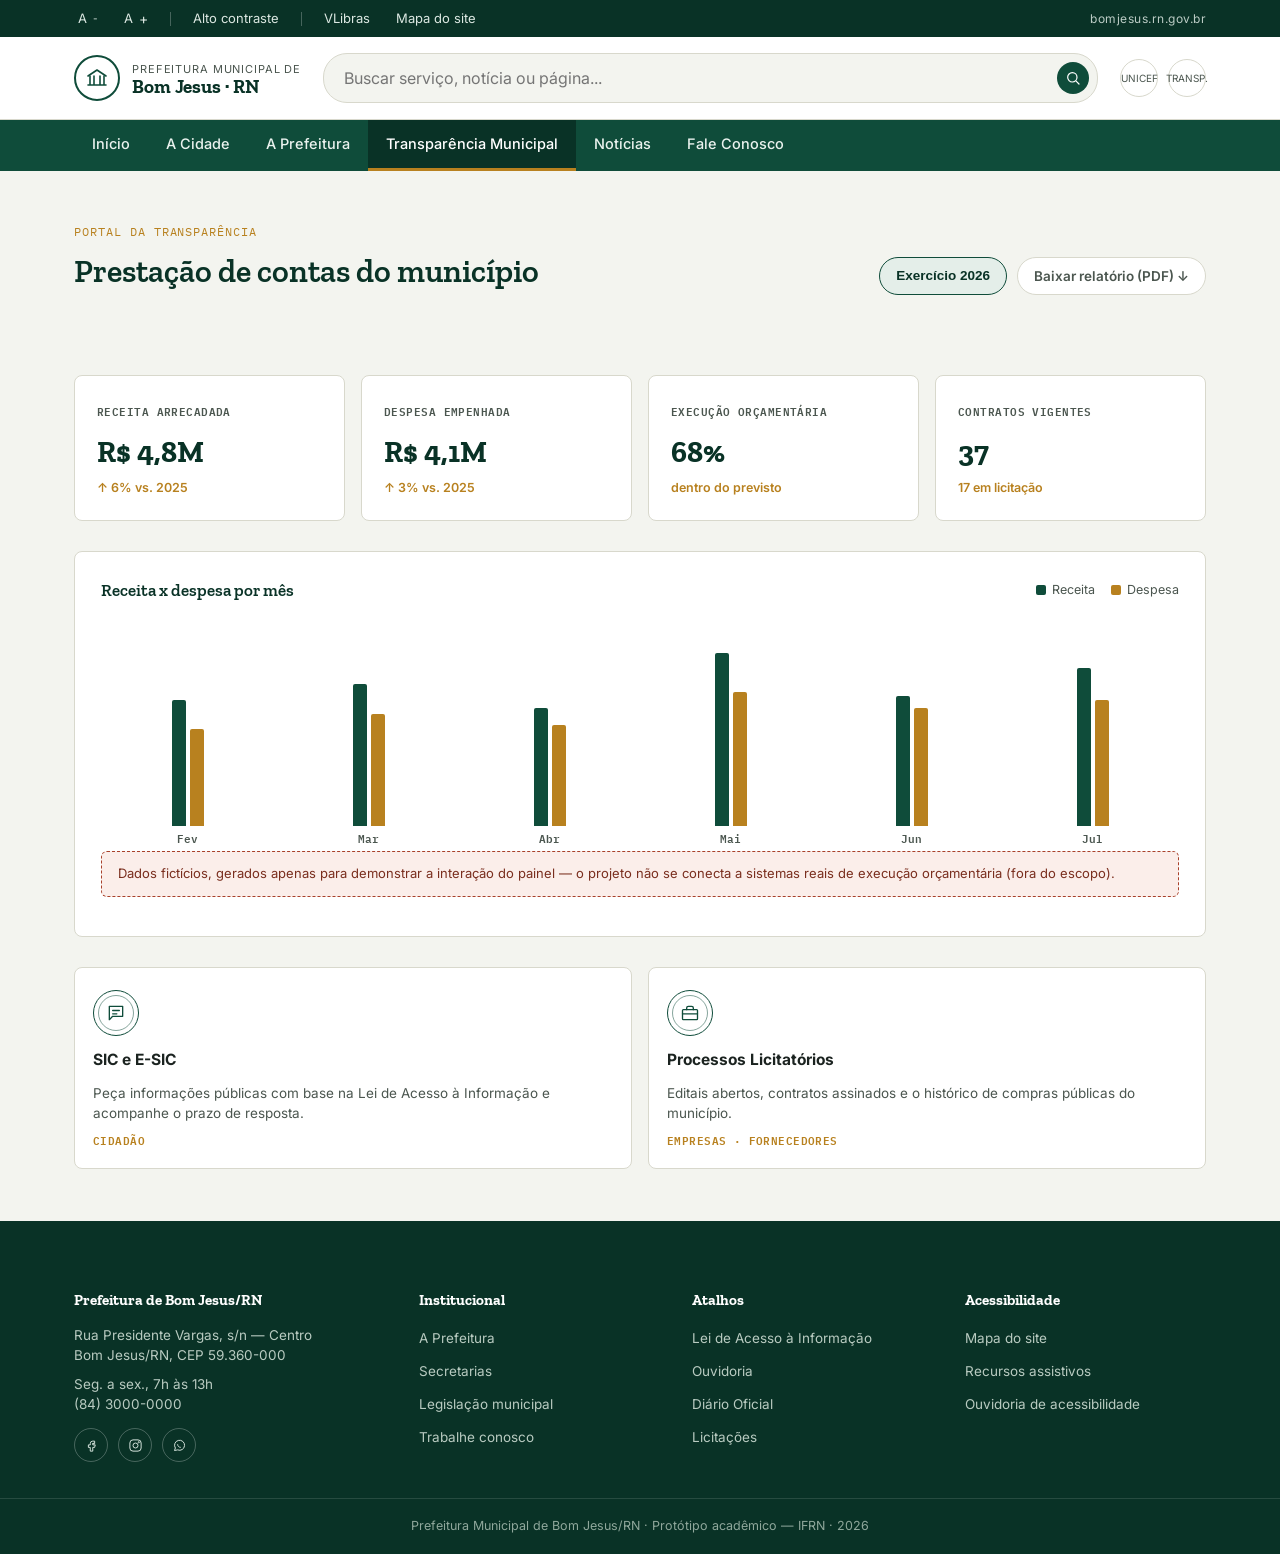
<file: transparencia.html>
<!DOCTYPE html>
<html lang="pt-BR">
<head>
<meta charset="UTF-8">
<title>Transparência Municipal — Prefeitura de Bom Jesus/RN</title>
<meta name="viewport" content="width=device-width, initial-scale=1">
<meta name="description" content="Painel de transparência da Prefeitura de Bom Jesus/RN: receitas, despesas, contratos e canais de fiscalização.">
<link rel="stylesheet" href="styles.css">
</head>
<body>
<a class="skip-link" href="#conteudo">Pular para o conteúdo</a>

<div class="a11y-bar">
  <div class="container">
    <button data-fonte-menos aria-label="Diminuir fonte">A<span style="font-size:10px">-</span></button>
    <button data-fonte-mais aria-label="Aumentar fonte">A<span style="font-size:14px">+</span></button>
    <div class="divider"></div>
    <button data-contraste>Alto contraste</button>
    <div class="divider"></div>
    <button>VLibras</button>
    <button>Mapa do site</button>
    <span class="gov-tag">bomjesus.rn.gov.br</span>
  </div>
</div>

<header class="site">
  <div class="container">
    <a class="brand" href="index.html">
      <span class="selo"><svg viewBox="0 0 24 24" fill="none" stroke-width="1.6" stroke-linecap="round" stroke-linejoin="round"><path d="M3 10 12 4l9 6"/><path d="M5 10v9M9 10v9M15 10v9M19 10v9M3 19h18"/></svg></span>
      <span class="txt"><span class="eyebrow">Prefeitura Municipal de</span><strong>Bom Jesus · RN</strong></span>
    </a>
    <form class="search-form" role="search" onsubmit="return false;">
      <input type="search" placeholder="Buscar serviço, notícia ou página...">
      <button type="submit" aria-label="Buscar"><svg viewBox="0 0 24 24" fill="none" stroke-width="1.8" stroke-linecap="round" stroke-linejoin="round"><circle cx="11" cy="11" r="7"/><path d="M21 21l-4.3-4.3"/></svg></button>
    </form>
    <div class="selos-parceiros">
      <span title="Selo UNICEF">UNICEF</span>
      <span title="Portal da Transparência">TRANSP.</span>
    </div>
  </div>
</header>

<nav class="site" aria-label="Navegação principal">
  <div class="container">
    <ul>
      <li><a href="index.html">Início</a></li>
      <li><a href="#cidade">A Cidade</a></li>
      <li><a href="#prefeitura">A Prefeitura</a></li>
      <li><a href="transparencia.html" class="active">Transparência Municipal</a></li>
      <li><a href="noticias.html">Notícias</a></li>
      <li><a href="#contato">Fale Conosco</a></li>
    </ul>
  </div>
</nav>

<main id="conteudo">

  <section class="section" style="padding-bottom:0;">
    <div class="container">
      <div class="section-head">
        <div>
          <span class="eyebrow">Portal da Transparência</span>
          <h1 class="slab" style="font-size:32px;margin-top:6px;">Prestação de contas do município</h1>
        </div>
        <div class="filtros" style="margin-bottom:0;">
          <button class="filtro ativo">Exercício 2026</button>
          <a class="filtro" href="#" style="text-decoration:none;display:flex;align-items:center;">Baixar relatório (PDF) ↓</a>
        </div>
      </div>
    </div>
  </section>

  <section class="section">
    <div class="container">

      <div class="indicadores">
        <div class="indicador"><span class="rotulo">Receita arrecadada</span><div class="valor">R$ 4,8M</div><div class="variacao">↑ 6% vs. 2025</div></div>
        <div class="indicador"><span class="rotulo">Despesa empenhada</span><div class="valor">R$ 4,1M</div><div class="variacao">↑ 3% vs. 2025</div></div>
        <div class="indicador"><span class="rotulo">Execução orçamentária</span><div class="valor">68%</div><div class="variacao">dentro do previsto</div></div>
        <div class="indicador"><span class="rotulo">Contratos vigentes</span><div class="valor">37</div><div class="variacao">17 em licitação</div></div>
      </div>

      <div class="painel">
        <div class="painel-head">
          <h3>Receita x despesa por mês</h3>
          <div class="legenda">
            <span><i style="background:var(--verde)"></i>Receita</span>
            <span><i style="background:var(--ocre)"></i>Despesa</span>
          </div>
        </div>
        <div class="grafico">
          <div class="mes"><div class="barras"><div class="barra receita" style="height:62%"></div><div class="barra despesa" style="height:48%"></div></div><span class="rotulo-mes">Fev</span></div>
          <div class="mes"><div class="barras"><div class="barra receita" style="height:70%"></div><div class="barra despesa" style="height:55%"></div></div><span class="rotulo-mes">Mar</span></div>
          <div class="mes"><div class="barras"><div class="barra receita" style="height:58%"></div><div class="barra despesa" style="height:50%"></div></div><span class="rotulo-mes">Abr</span></div>
          <div class="mes"><div class="barras"><div class="barra receita" style="height:85%"></div><div class="barra despesa" style="height:66%"></div></div><span class="rotulo-mes">Mai</span></div>
          <div class="mes"><div class="barras"><div class="barra receita" style="height:64%"></div><div class="barra despesa" style="height:58%"></div></div><span class="rotulo-mes">Jun</span></div>
          <div class="mes"><div class="barras"><div class="barra receita" style="height:78%"></div><div class="barra despesa" style="height:62%"></div></div><span class="rotulo-mes">Jul</span></div>
        </div>
        <p class="aviso-fictício">Dados fictícios, gerados apenas para demonstrar a interação do painel — o projeto não se conecta a sistemas reais de execução orçamentária (fora do escopo).</p>
      </div>

      <div class="grid-servicos" style="grid-template-columns:repeat(2,1fr); margin-top:30px;">
        <a class="card-servico" href="servicos.html#sic">
          <span class="carimbo"><svg viewBox="0 0 24 24" fill="none" stroke-width="1.6" stroke-linecap="round" stroke-linejoin="round"><path d="M4 4h16v12H8l-4 4V4z"/><path d="M8 9h8M8 13h5"/></svg></span>
          <h3>SIC e E-SIC</h3>
          <p>Peça informações públicas com base na Lei de Acesso à Informação e acompanhe o prazo de resposta.</p>
          <span class="publico">Cidadão</span>
        </a>
        <a class="card-servico" href="servicos.html#licitacoes">
          <span class="carimbo"><svg viewBox="0 0 24 24" fill="none" stroke-width="1.6" stroke-linecap="round" stroke-linejoin="round"><rect x="3" y="8" width="18" height="12" rx="1"/><path d="M8 8V6a2 2 0 0 1 2-2h4a2 2 0 0 1 2 2v2M3 13h18"/></svg></span>
          <h3>Processos Licitatórios</h3>
          <p>Editais abertos, contratos assinados e o histórico de compras públicas do município.</p>
          <span class="publico">Empresas · Fornecedores</span>
        </a>
      </div>

    </div>
  </section>

</main>

<footer class="site" id="contato">
  <div class="container">
    <div>
      <h4>Prefeitura de Bom Jesus/RN</h4>
      <p>Rua Presidente Vargas, s/n — Centro<br>Bom Jesus/RN, CEP 59.360-000</p>
      <p>Seg. a sex., 7h às 13h<br>(84) 3000-0000</p>
      <div class="redes">
        <a href="#" aria-label="Facebook"><svg viewBox="0 0 24 24" fill="none" stroke-width="1.6"><path d="M14 9h3V5h-3a4 4 0 0 0-4 4v2H7v4h3v6h4v-6h3l1-4h-4V9a1 1 0 0 1 1-1z"/></svg></a>
        <a href="#" aria-label="Instagram"><svg viewBox="0 0 24 24" fill="none" stroke-width="1.6"><rect x="3" y="3" width="18" height="18" rx="5"/><circle cx="12" cy="12" r="4"/><circle cx="17.2" cy="6.8" r="1"/></svg></a>
        <a href="#" aria-label="WhatsApp"><svg viewBox="0 0 24 24" fill="none" stroke-width="1.6"><path d="M4 20l1.4-4A8 8 0 1 1 9 19l-5 1z"/><path d="M9 10c0 3 2 5 5 5"/></svg></a>
      </div>
    </div>
    <div>
      <h4>Institucional</h4>
      <ul>
        <li><a href="#">A Prefeitura</a></li>
        <li><a href="#">Secretarias</a></li>
        <li><a href="#">Legislação municipal</a></li>
        <li><a href="#">Trabalhe conosco</a></li>
      </ul>
    </div>
    <div>
      <h4>Atalhos</h4>
      <ul>
        <li><a href="#">Lei de Acesso à Informação</a></li>
        <li><a href="servicos.html#ouvidoria">Ouvidoria</a></li>
        <li><a href="noticias.html#diario">Diário Oficial</a></li>
        <li><a href="servicos.html#licitacoes">Licitações</a></li>
      </ul>
    </div>
    <div>
      <h4>Acessibilidade</h4>
      <ul>
        <li><a href="#">Mapa do site</a></li>
        <li><a href="#">Recursos assistivos</a></li>
        <li><a href="#">Ouvidoria de acessibilidade</a></li>
      </ul>
    </div>
  </div>
  <div class="rodape-base">Prefeitura Municipal de Bom Jesus/RN · Protótipo acadêmico — IFRN · 2026</div>
</footer>

<script src="site.js"></script>
</body>
</html>
</file>
<file: styles.css>
/* =========================================================================
   Portal da Prefeitura de Bom Jesus/RN — protótipo de alta fidelidade
   Conceito: identidade de "carimbo/protocolo" — a linguagem visual dos
   selos e formulários da administração pública, tratada de forma limpa
   e contemporânea (não decorativa por decoração).
========================================================================= */

@import url('https://fonts.googleapis.com/css2?family=Zilla+Slab:wght@500;600;700&family=Inter:wght@400;500;600;700&family=IBM+Plex+Mono:wght@500;600&display=swap');

:root{
  --verde:        #0F4C3A;
  --verde-escuro: #093226;
  --verde-claro:  #E4EEE9;
  --ocre:         #B8811F;
  --ocre-claro:   #F4E7CC;
  --tijolo:       #A8412B;
  --papel:        #F3F4EF;
  --branco:       #FFFFFF;
  --tinta:        #1B2320;
  --tinta-suave:  #4B564F;
  --linha:        #D8D8CC;
  --radius:       3px;
  --sombra:       0 2px 10px rgba(15,76,58,.08);
}

*,*::before,*::after{ box-sizing:border-box; }
html{ scroll-behavior:smooth; }
body{
  margin:0;
  background:var(--papel);
  color:var(--tinta);
  font-family:'Inter',system-ui,sans-serif;
  font-size:16px;
  line-height:1.5;
  -webkit-font-smoothing:antialiased;
}
img{ max-width:100%; display:block; }
a{ color:inherit; }
.container{ max-width:1180px; margin:0 auto; padding:0 24px; }

h1,h2,h3,.slab{ font-family:'Zilla Slab',serif; font-weight:600; color:var(--verde-escuro); margin:0; }

.visually-hidden{
  position:absolute; width:1px;height:1px; overflow:hidden;
  clip:rect(0 0 0 0); white-space:nowrap;
}

/* skip link */
.skip-link{
  position:absolute; left:-999px; top:0; background:var(--verde);
  color:#fff; padding:10px 16px; z-index:200; border-radius:0 0 4px 0;
}
.skip-link:focus{ left:0; }

:focus-visible{ outline:3px solid var(--ocre); outline-offset:2px; }

/* ---------------------------- barra de acessibilidade ---------------- */
.a11y-bar{
  background:var(--verde-escuro);
  color:#DCE8E2;
  font-size:13px;
}
.a11y-bar .container{
  display:flex; align-items:center; gap:18px;
  padding-top:6px; padding-bottom:6px;
  flex-wrap:wrap;
}
.a11y-bar button{
  background:none; border:0; color:inherit; font:inherit; cursor:pointer;
  display:flex; align-items:center; gap:6px; padding:2px 4px;
}
.a11y-bar button:hover{ color:var(--ocre-claro); }
.a11y-bar .divider{ width:1px; height:14px; background:rgba(255,255,255,.25); }
.a11y-bar .gov-tag{ margin-left:auto; letter-spacing:.04em; font-size:12px; opacity:.85; }

/* ---------------------------- cabeçalho ------------------------------- */
header.site{ background:var(--branco); border-bottom:1px solid var(--linha); }
header.site .container{
  display:flex; align-items:center; gap:22px; padding-top:16px; padding-bottom:16px;
  flex-wrap:wrap;
}
.brand{ display:flex; align-items:center; gap:12px; text-decoration:none; }
.brand .selo{
  width:46px; height:46px; border-radius:50%;
  border:2px solid var(--verde); display:flex; align-items:center; justify-content:center;
  flex-shrink:0;
}
.brand .selo svg{ width:24px; height:24px; stroke:var(--verde); }
.brand .txt{ line-height:1.15; }
.brand .txt .eyebrow{ font-size:11px; letter-spacing:.08em; text-transform:uppercase; color:var(--tinta-suave); }
.brand .txt strong{ font-family:'Zilla Slab',serif; font-size:19px; color:var(--verde-escuro); font-weight:700; display:block; }

.search-form{
  flex:1; min-width:220px; display:flex; align-items:center;
  border:1.5px solid var(--linha); border-radius:24px; padding:8px 8px 8px 18px;
  background:var(--papel);
}
.search-form input{
  border:0; background:transparent; flex:1; font:inherit; outline:none; color:var(--tinta);
}
.search-form button{
  border:0; background:var(--verde); color:#fff; width:32px;height:32px;border-radius:50%;
  display:flex;align-items:center;justify-content:center; cursor:pointer; flex-shrink:0;
}
.search-form button svg{ width:16px;height:16px; stroke:#fff; }

.selos-parceiros{ display:flex; gap:10px; align-items:center; flex-shrink:0; }
.selos-parceiros span{
  font-size:10px; color:var(--tinta-suave); border:1px solid var(--linha); border-radius:50%;
  width:38px;height:38px; display:flex;align-items:center;justify-content:center; text-align:center; line-height:1.1;
}

/* ---------------------------- navegação -------------------------------- */
nav.site{ background:var(--verde); }
nav.site .container{ display:flex; }
nav.site ul{ list-style:none; margin:0; padding:0; display:flex; flex-wrap:wrap; }
nav.site a{
  display:block; padding:13px 18px; color:#EAF2EE; text-decoration:none; font-size:14.5px; font-weight:500;
  border-bottom:3px solid transparent;
}
nav.site a:hover{ background:var(--verde-escuro); }
nav.site a.active{ border-bottom-color:var(--ocre); background:var(--verde-escuro); color:#fff; }
.nav-toggle{ display:none; }

/* ---------------------------- hero -------------------------------------- */
.hero{
  background:linear-gradient(180deg,var(--verde-claro) 0%, var(--papel) 100%);
  border-bottom:1px solid var(--linha);
  padding:52px 0 40px;
}
.hero .container{ display:grid; grid-template-columns:1.15fr .85fr; gap:44px; align-items:center; }
.hero .eyebrow{
  font-family:'IBM Plex Mono',monospace; font-size:12.5px; letter-spacing:.08em; color:var(--ocre);
  text-transform:uppercase; display:flex; align-items:center; gap:8px; margin-bottom:10px;
}
.hero .eyebrow::before{ content:''; width:22px; height:1.5px; background:var(--ocre); display:inline-block; }
.hero h1{ font-size:clamp(28px,4vw,42px); line-height:1.15; max-width:14ch; }
.hero p.lead{ margin-top:16px; max-width:46ch; color:var(--tinta-suave); font-size:16.5px; }

.shortcuts{ margin-top:28px; display:flex; flex-wrap:wrap; gap:12px; position:relative; padding-top:18px; }
.shortcuts::before{
  content:''; position:absolute; top:0; left:0; right:0; border-top:1.5px dashed #C7CBBF;
}
.shortcuts::after{ content:'ATALHOS MAIS PROCURADOS'; position:absolute; top:-9px; left:0; background:var(--verde-claro); padding:0 8px 0 0; font:600 10.5px/1 'IBM Plex Mono',monospace; letter-spacing:.06em; color:var(--tinta-suave); }
.shortcut{
  display:flex; align-items:center; gap:10px;
  background:var(--branco); border:1.5px solid var(--verde); border-radius:30px;
  padding:10px 18px 10px 14px; text-decoration:none; color:var(--verde-escuro); font-weight:600; font-size:14.5px;
  transition:transform .15s ease, box-shadow .15s ease;
}
.shortcut:hover{ transform:translateY(-2px); box-shadow:var(--sombra); background:var(--verde); color:#fff; }
.shortcut:hover .carimbo-mini{ border-color:#fff; }
.shortcut .carimbo-mini{
  width:22px;height:22px;border-radius:50%; border:1.5px solid var(--verde); display:flex;align-items:center;justify-content:center;
}
.shortcut .carimbo-mini svg{ width:12px;height:12px; }

.hero-guia{
  background:var(--branco); border:1.5px solid var(--linha); border-radius:8px; padding:22px;
  position:relative; box-shadow:var(--sombra);
}
.hero-guia::after{
  content:''; position:absolute; left:-1px; right:-1px; bottom:56px; height:0;
  border-bottom:1.5px dashed #CBCFC2;
}
.hero-guia .topo{ display:flex; justify-content:space-between; align-items:flex-start; }
.hero-guia .topo .campo-label{ font:600 10px/1 'IBM Plex Mono',monospace; letter-spacing:.05em; color:var(--tinta-suave); text-transform:uppercase; }
.hero-guia .protocolo{ font-family:'IBM Plex Mono',monospace; font-size:12px; color:var(--ocre); font-weight:600; }
.hero-guia h3{ font-size:15px; margin-top:14px; }
.hero-guia .valor{ font-family:'IBM Plex Mono',monospace; font-size:26px; color:var(--verde-escuro); font-weight:600; margin-top:6px; }
.hero-guia .vencimento{ font-size:12.5px; color:var(--tinta-suave); margin-top:2px; }
.hero-guia .rodape-guia{ display:flex; justify-content:space-between; align-items:center; margin-top:18px; }
.hero-guia .btn-mini{ background:var(--verde); color:#fff; border:0; border-radius:20px; padding:8px 14px; font-size:12.5px; font-weight:600; text-decoration:none; }
.hero-guia .selo-carimbo{
  width:52px;height:52px; border-radius:50%; border:2px solid var(--tijolo); display:flex; align-items:center;justify-content:center;
  transform:rotate(-8deg); color:var(--tijolo); font:700 8px/1.1 'IBM Plex Mono',monospace; text-align:center; letter-spacing:.03em;
}

/* ---------------------------- seções genéricas -------------------------- */
.section{ padding:52px 0; }
.section-head{ display:flex; justify-content:space-between; align-items:flex-end; gap:20px; margin-bottom:28px; flex-wrap:wrap; }
.section-head .eyebrow{ font-family:'IBM Plex Mono',monospace; font-size:12px; letter-spacing:.08em; color:var(--ocre); text-transform:uppercase; margin-bottom:6px; display:block; }
.section-head h2{ font-size:26px; }
.ver-todos{ font-size:14px; font-weight:600; color:var(--verde); text-decoration:none; display:flex; align-items:center; gap:6px; white-space:nowrap; }
.ver-todos svg{ width:14px;height:14px; }

/* filtros/tabs */
.filtros{ display:flex; flex-wrap:wrap; gap:10px; margin-bottom:26px; }
.filtro{
  border:1.5px solid var(--linha); background:var(--branco); border-radius:20px; padding:8px 16px;
  font-size:13.5px; font-weight:600; color:var(--tinta-suave); cursor:pointer;
}
.filtro.ativo, .filtro:hover{ border-color:var(--verde); color:var(--verde-escuro); background:var(--verde-claro); }

/* grade de serviços */
.grid-servicos{ display:grid; grid-template-columns:repeat(4,1fr); gap:16px; }
.card-servico{
  background:var(--branco); border:1px solid var(--linha); border-radius:8px; padding:22px 18px;
  text-decoration:none; color:inherit; display:flex; flex-direction:column; gap:12px;
  transition:border-color .15s ease, box-shadow .15s ease, transform .15s ease;
}
.card-servico:hover{ border-color:var(--verde); box-shadow:var(--sombra); transform:translateY(-3px); }
.carimbo{
  width:46px; height:46px; border-radius:50%; border:1.5px solid var(--verde);
  position:relative; display:flex; align-items:center; justify-content:center; flex-shrink:0;
}
.carimbo::before{
  content:''; position:absolute; inset:4px; border:1px solid var(--verde); border-radius:50%; opacity:.5;
}
.carimbo svg{ width:20px;height:20px; stroke:var(--verde); position:relative; }
.card-servico h3{ font-size:15.5px; font-family:'Inter'; font-weight:700; color:var(--tinta); }
.card-servico p{ margin:0; font-size:13.5px; color:var(--tinta-suave); }
.card-servico .publico{ margin-top:auto; font:600 10.5px/1 'IBM Plex Mono',monospace; letter-spacing:.04em; color:var(--ocre); text-transform:uppercase; }

/* notícias */
.destaque-noticia{
  display:grid; grid-template-columns:1.1fr 1fr; gap:0; border:1px solid var(--linha); border-radius:8px; overflow:hidden; background:var(--branco);
  margin-bottom:26px;
}
.destaque-noticia .foto{ background:linear-gradient(135deg,var(--verde) 0%,var(--verde-escuro) 100%); min-height:260px; position:relative; }
.destaque-noticia .foto .tag{
  position:absolute; bottom:16px; left:16px; background:var(--ocre); color:#fff; font:600 11px/1 'IBM Plex Mono',monospace;
  padding:6px 10px; border-radius:3px; letter-spacing:.04em; text-transform:uppercase;
}
.destaque-noticia .txt{ padding:30px; display:flex; flex-direction:column; justify-content:center; gap:12px; }
.destaque-noticia .data{ font:600 12px/1 'IBM Plex Mono',monospace; color:var(--tinta-suave); }
.destaque-noticia h3{ font-size:22px; }
.destaque-noticia p{ color:var(--tinta-suave); font-size:14.5px; }

.grid-noticias{ display:grid; grid-template-columns:repeat(3,1fr); gap:20px; }
.card-noticia{ background:var(--branco); border:1px solid var(--linha); border-radius:8px; overflow:hidden; text-decoration:none; color:inherit; }
.card-noticia .foto{ height:150px; background:linear-gradient(135deg,#CFE0D8,#9FBBAC); }
.card-noticia .txt{ padding:16px 18px; }
.card-noticia .data{ font:600 11px/1 'IBM Plex Mono',monospace; color:var(--ocre); text-transform:uppercase; letter-spacing:.03em; }
.card-noticia h3{ font-size:15.5px; margin-top:8px; font-family:'Inter'; font-weight:700; color:var(--tinta); line-height:1.3; }
.card-noticia p{ font-size:13px; color:var(--tinta-suave); margin-top:8px; }

.paginacao{ display:flex; justify-content:center; gap:8px; margin-top:32px; }
.paginacao a,.paginacao span{
  width:36px;height:36px; border-radius:50%; display:flex; align-items:center; justify-content:center;
  border:1px solid var(--linha); text-decoration:none; color:var(--tinta-suave); font-size:13.5px; font-weight:600;
}
.paginacao a.atual{ background:var(--verde); border-color:var(--verde); color:#fff; }

/* diário oficial - lista tipo protocolo */
.lista-protocolo{ border:1px solid var(--linha); border-radius:8px; overflow:hidden; background:var(--branco); }
.item-protocolo{
  display:grid; grid-template-columns:120px 1fr auto; gap:18px; align-items:center; padding:16px 20px;
  border-bottom:1px solid var(--linha); text-decoration:none; color:inherit;
}
.item-protocolo:last-child{ border-bottom:0; }
.item-protocolo:hover{ background:var(--verde-claro); }
.item-protocolo .num{ font-family:'IBM Plex Mono',monospace; font-size:12.5px; color:var(--ocre); font-weight:600; }
.item-protocolo .desc{ font-size:14.5px; }
.item-protocolo .baixar{ font-size:13px; font-weight:600; color:var(--verde); white-space:nowrap; }

/* transparência — indicadores e gráfico */
.indicadores{ display:grid; grid-template-columns:repeat(4,1fr); gap:16px; margin-bottom:30px; }
.indicador{ background:var(--branco); border:1px solid var(--linha); border-radius:8px; padding:22px; }
.indicador .rotulo{ font:600 11px/1 'IBM Plex Mono',monospace; letter-spacing:.04em; color:var(--tinta-suave); text-transform:uppercase; }
.indicador .valor{ font-family:'Zilla Slab',serif; font-weight:700; font-size:30px; color:var(--verde-escuro); margin-top:8px; }
.indicador .variacao{ font-size:12.5px; margin-top:4px; color:var(--ocre); font-weight:600; }

.painel{ background:var(--branco); border:1px solid var(--linha); border-radius:8px; padding:26px; margin-bottom:26px; }
.painel-head{ display:flex; justify-content:space-between; align-items:center; margin-bottom:20px; flex-wrap:wrap; gap:10px; }
.painel-head h3{ font-size:17px; }
.legenda{ display:flex; gap:16px; font-size:12.5px; color:var(--tinta-suave); }
.legenda span{ display:flex; align-items:center; gap:6px; }
.legenda i{ width:10px;height:10px;border-radius:2px; display:inline-block; }

.grafico{ display:flex; align-items:flex-end; gap:16px; height:220px; padding:0 4px; }
.grafico .mes{ flex:1; display:flex; flex-direction:column; align-items:center; gap:6px; height:100%; justify-content:flex-end; }
.grafico .barras{ display:flex; gap:4px; align-items:flex-end; height:100%; }
.grafico .barra{ width:14px; border-radius:2px 2px 0 0; }
.grafico .barra.receita{ background:var(--verde); }
.grafico .barra.despesa{ background:var(--ocre); }
.grafico .rotulo-mes{ font:600 11px/1 'IBM Plex Mono',monospace; color:var(--tinta-suave); }

.aviso-fictício{
  border:1.5px dashed var(--tijolo); background:#FBEEEA; color:#7A2E1E; border-radius:6px; padding:12px 16px;
  font-size:13px; margin-top:8px;
}

/* rodapé */
footer.site{ background:var(--verde-escuro); color:#D3E1DA; margin-top:0; }
footer.site .container{ padding:48px 24px 0; display:grid; grid-template-columns:1.3fr 1fr 1fr 1fr; gap:32px; }
footer.site h4{ font-family:'Zilla Slab'; color:#fff; font-size:15px; margin-bottom:14px; }
footer.site ul{ list-style:none; margin:0; padding:0; display:flex; flex-direction:column; gap:9px; }
footer.site a{ color:#B9CBC1; text-decoration:none; font-size:13.5px; }
footer.site a:hover{ color:#fff; text-decoration:underline; }
footer.site p{ font-size:13.5px; color:#B9CBC1; margin:0 0 8px; }
.rodape-base{
  border-top:1px solid rgba(255,255,255,.12); margin-top:36px; padding:18px 24px; text-align:center; font-size:12.5px; color:#8FA79B;
}
.redes{ display:flex; gap:10px; margin-top:14px; }
.redes a{ width:34px;height:34px;border-radius:50%; border:1px solid rgba(255,255,255,.25); display:flex;align-items:center;justify-content:center; }
.redes svg{ width:15px;height:15px; stroke:#D3E1DA; }

/* ------------------------------ responsivo ------------------------------ */
@media (max-width: 980px){
  .hero .container{ grid-template-columns:1fr; }
  .grid-servicos{ grid-template-columns:repeat(2,1fr); }
  .grid-noticias{ grid-template-columns:1fr 1fr; }
  .indicadores{ grid-template-columns:1fr 1fr; }
  .destaque-noticia{ grid-template-columns:1fr; }
  footer.site .container{ grid-template-columns:1fr 1fr; }
}
@media (max-width: 640px){
  nav.site .container{ overflow-x:auto; }
  nav.site ul{ flex-wrap:nowrap; }
  .grid-servicos{ grid-template-columns:1fr 1fr; }
  .grid-noticias{ grid-template-columns:1fr; }
  .indicadores{ grid-template-columns:1fr 1fr; }
  .section-head{ flex-direction:column; align-items:flex-start; }
  footer.site .container{ grid-template-columns:1fr; }
  .item-protocolo{ grid-template-columns:1fr; text-align:left; gap:6px; }
}

/* alto contraste (alternado via botão da barra de acessibilidade) */
body.alto-contraste{ background:#000; color:#FFEFC7; }
body.alto-contraste header.site,
body.alto-contraste footer.site,
body.alto-contraste .card-servico,
body.alto-contraste .card-noticia,
body.alto-contraste .painel,
body.alto-contraste .indicador,
body.alto-contraste .lista-protocolo,
body.alto-contraste .hero-guia{ background:#000 !important; color:#FFEFC7 !important; border-color:#FFEFC7 !important; }
body.alto-contraste .hero{ background:#000; }
body.alto-contraste nav.site{ background:#000; border-bottom:2px solid #FFEFC7; }
body.alto-contraste a{ color:#FFD86B !important; }
</file>
